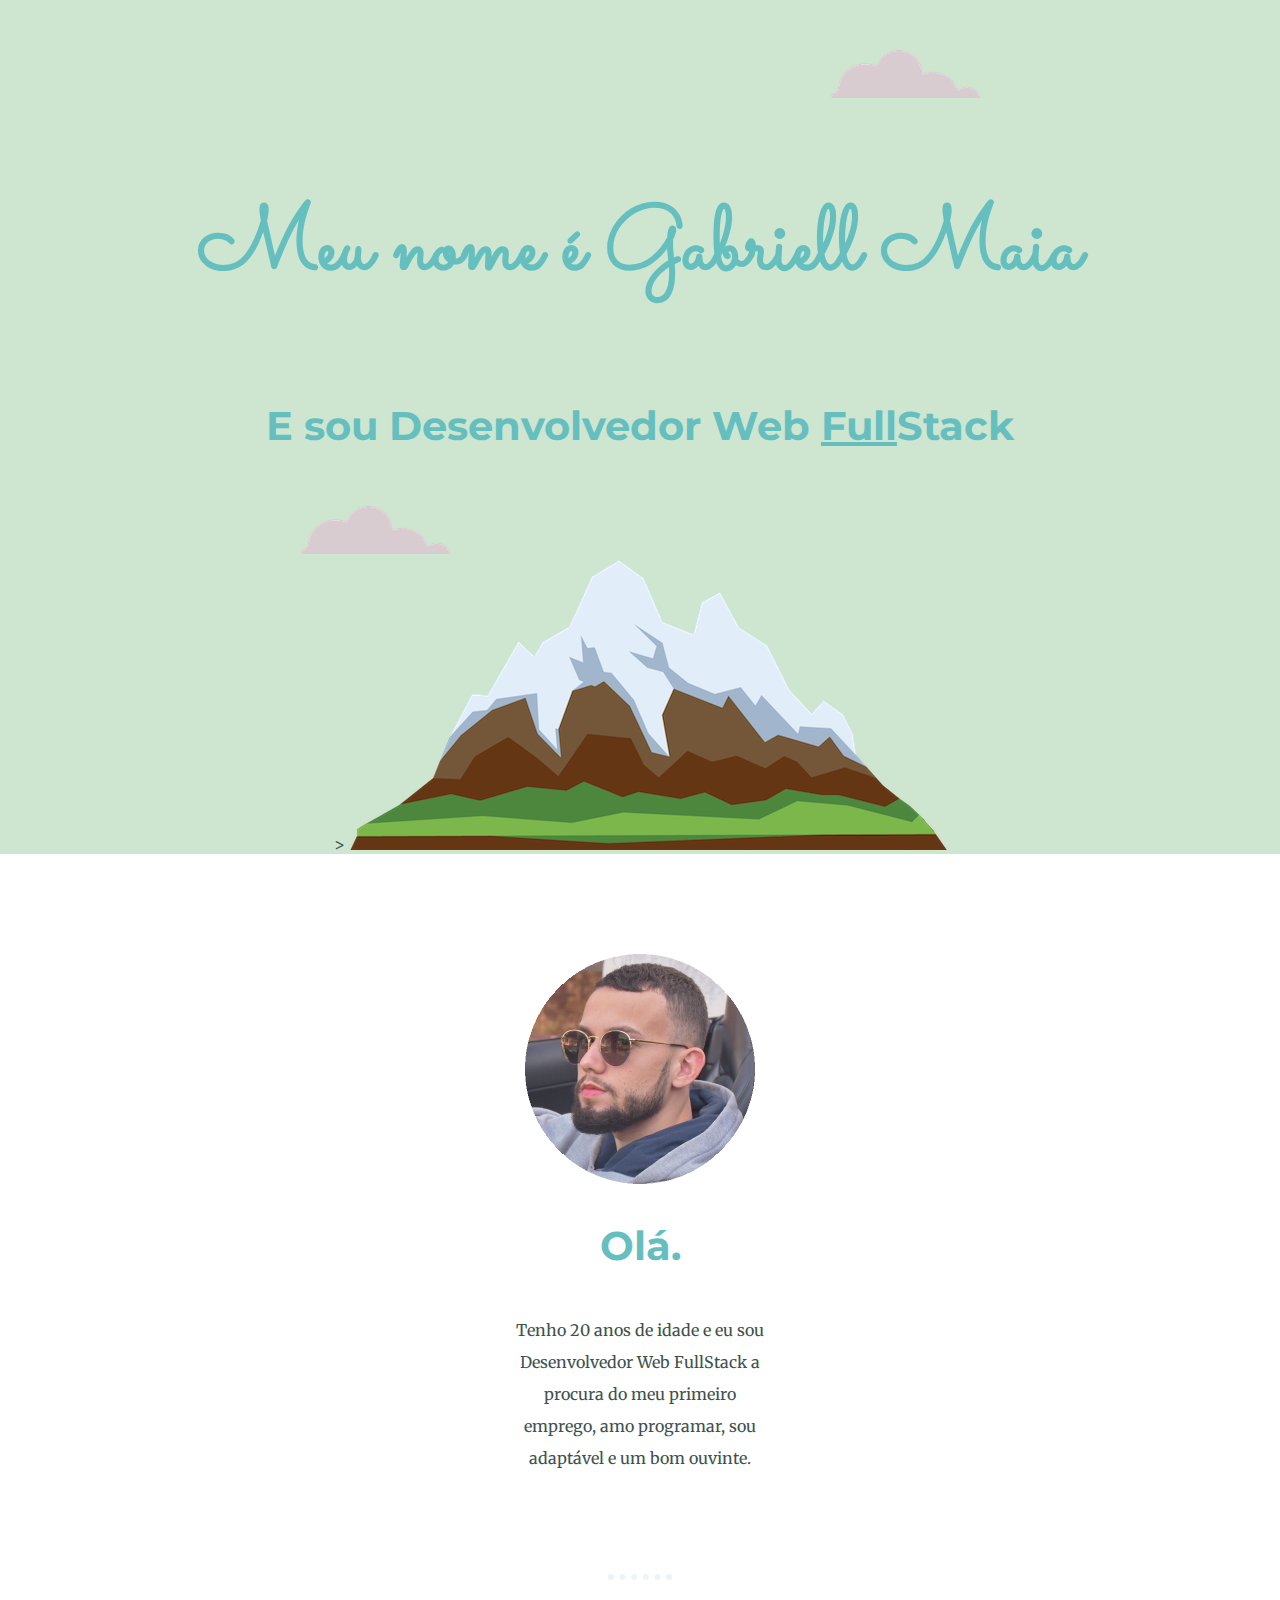
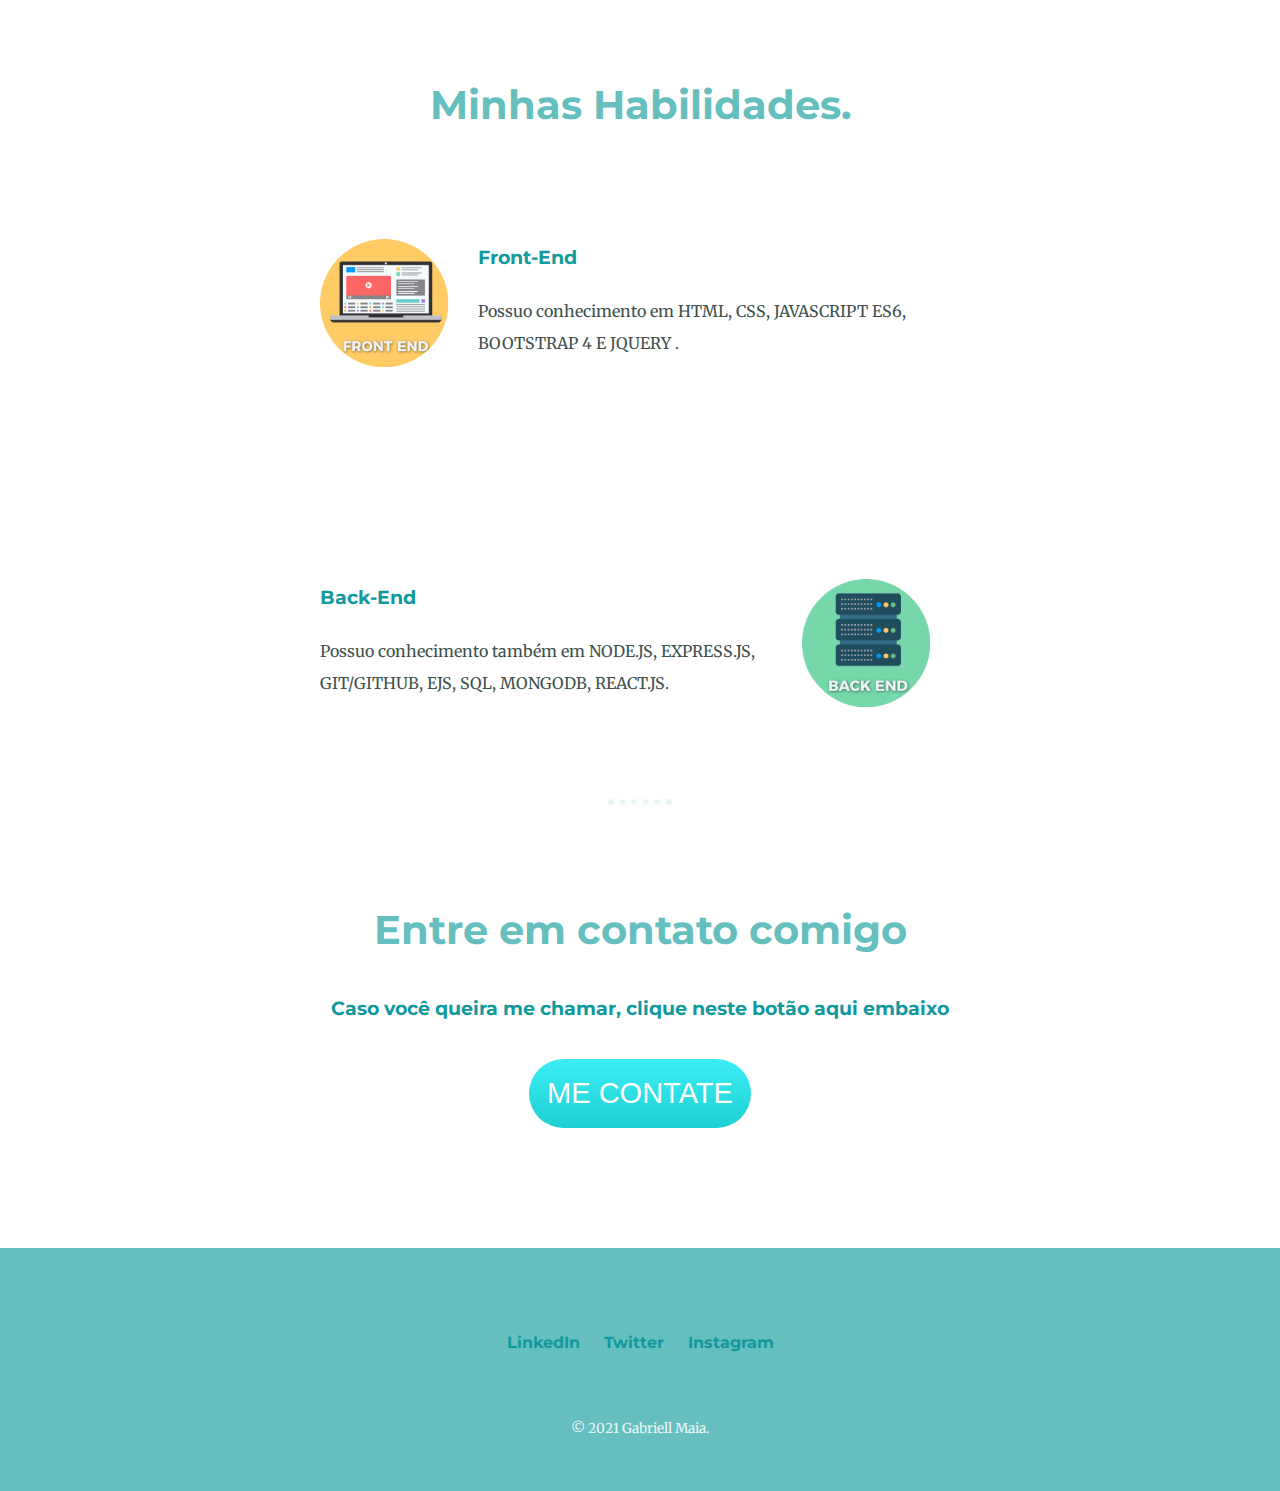
<file: index.html>
<!DOCTYPE html>
<html>

<head>

    <meta charset="UTF-8">
    <link rel="stylesheet" href="css/styles.css">
    <title> Gabriell Maia </title>
    <link rel="icon" href="favicon.ico">
    <link href="https://fonts.googleapis.com/css2?family=Merriweather:wght@300&family=Montserrat:wght@100&family=Sacramento&display=swap" rel="stylesheet">

</head>

<body>


    <div class="top-container">
        <img class="nuvem1" src="imagens/cloud.png" alt="Cloud">
        <h1> Meu nome é Gabriell Maia</h1>
        <h2>E sou Desenvolvedor Web <span>Full</span>Stack</h2>>
        <img src="imagens/mountain.png" alt="Mountain">
        <img class="nuvem2" src="imagens/cloud.png" alt="Cloud">
    </div>

    <div class="middle-container">
        <div class="profile">
            <img class="foto" src="imagens/minhafoto.png" alt="Gabriell Maia">
            <h2>Olá.</h2>
            <p class="intro"> Tenho 20 anos de idade e eu sou Desenvolvedor Web FullStack a procura do meu primeiro emprego, amo programar, sou adaptável e um bom ouvinte.</p>
        </div>
        <hr>
        <div class="skills">
            <h2>Minhas Habilidades.</h2>
            <div class="skill-row">
                <img class="img-front" src="imagens/front-end.png" alt="">
                <h3>Front-End</h3>
                <p>Possuo conhecimento em HTML, CSS, JAVASCRIPT ES6, BOOTSTRAP 4 E JQUERY .</p>
            </div>
            <br>
            <div class="skill-row">
                <img class="img-back" src="imagens/back-end.png" alt="">
                <h3>Back-End</h3>
                <p class="backend-description">Possuo conhecimento também em NODE.JS, EXPRESS.JS, GIT/GITHUB, EJS, SQL, MONGODB, REACT.JS.</p>
            </div>
        </div>
        <hr>
        <div class="contact-me">
            <h2>Entre em contato comigo</h2>
            <h3>Caso você queira me chamar, clique neste botão aqui embaixo</h3>
            <a href="mailto:gabriell.maia@yahoo.com" class="BUTTON_ANC">ME CONTATE</a>
        </div>
    </div>


    <div class="bottom-container">
        <a class="footer-link" href="https://www.linkedin.com/in/gabriell-maia-543aab20a/">LinkedIn</a>
        <a class="footer-link" href="https://twitter.com/biellmaaia">Twitter</a>
        <a class="footer-link" href="https://www.instagram.com/biellmaaia/">Instagram</a>
        <p class="copyright">© 2021 Gabriell Maia.</p>
    </div>

</body>

</html>
</file>
<file: css/styles.css>
body {
        color: #40514E;
        margin: 0px;
        text-align: center;
        font-family: 'Merriweather', serif;
    }
    
    h1 {
        font-size: 5.625em;
        margin-top: 50px auto 0 auto;
        font-family: 'Sacramento', cursive;
        color: #66BFBF;
        line-height: 2;
    }
    
    span {
        text-decoration: underline;
    }
    
    h2 {
        font-weight: bold;
        font-size: 2.5rem;
        font-family: 'Montserrat', sans-serif;
        color: #66BFBF;
        padding-bottom: 10px;
    }
    
    h3 {
        font-family: 'Montserrat', sans-serif;
        color: #11999E;
    }
    
    a {
        color: #11999E;
        font-family: 'Montserrat', sans-serif;
        text-decoration: none;
        font-weight: bold;
        margin: 20px 10px;
    }
    
    a:hover {
        color: #eaf6f6;
    }
    
    hr {
        color: #eaf6f6;
        width: 4%;
        border: dotted #eaf6f6 6px;
        border-bottom: none;
        margin: 100px auto;
    }
    
    p {
        line-height: 2;
    }
    
    .intro {
        margin: auto;
        width: 20%;
    }
    
    .top-container {
        background-color: #CEE5D0;
        position: relative;
        padding-top: 100px;
    }
    
    .foto {
        width: 18%;
    }
    
    .nuvem1 {
        right: 10px;
        position: absolute;
        right: 300px;
        top: 50px;
    }
    
    .nuvem2 {
        position: absolute;
        left: 300px;
        bottom: 300px;
    }
    
    .skill-row {
        line-height: 2;
        text-align: left;
        margin: 100px auto 100px auto;
        width: 50%;
    }
    
    .img-front {
        float: left;
        width: 20%;
        margin-right: 30px;
    }
    
    .img-back {
        float: right;
        width: 20%;
        margin-right: 30px;
    }
    
    .BUTTON_ANC {
        background: #3DEDF6;
        background-image: -webkit-linear-gradient(top, #3DEDF6, #1ED0D0);
        background-image: -moz-linear-gradient(top, #3DEDF6, #1ED0D0);
        background-image: -ms-linear-gradient(top, #3DEDF6, #1ED0D0);
        background-image: -o-linear-gradient(top, #3DEDF6, #1ED0D0);
        background-image: -webkit-gradient(to bottom, #3DEDF6, #1ED0D0);
        -webkit-border-radius: 40px;
        -moz-border-radius: 40px;
        border-radius: 40px;
        color: #FFFFFF;
        font-family: Arial;
        font-size: 29px;
        font-weight: 100;
        padding: 18px;
        border: ridge #00FFF3 0;
        text-decoration: none;
        display: inline-block;
        cursor: pointer;
        text-align: center;
    }
    
    .BUTTON_ANC:hover {
        border: solid #FFFFFF 1px;
        background: #00DBFF;
        background-image: -webkit-linear-gradient(top, #00DBFF, #3DE5F6);
        background-image: -moz-linear-gradient(top, #00DBFF, #3DE5F6);
        background-image: -ms-linear-gradient(top, #00DBFF, #3DE5F6);
        background-image: -o-linear-gradient(top, #00DBFF, #3DE5F6);
        background-image: -webkit-gradient(to bottom, #00DBFF, #3DE5F6);
        -webkit-border-radius: 20px;
        -moz-border-radius: 20px;
        border-radius: 20px;
        text-decoration: none;
    }
    
    .middle-container {
        margin: 100px 0;
    }
    
    .bottom-container {
        line-height: 5.5;
        padding: 50px 0 20px;
        background-color: #66BFBF;
    }
    
    .copyright {
        color: #eaf6f6;
        padding: 15px 0;
        font-size: 0.85rem;
    }
</file>
